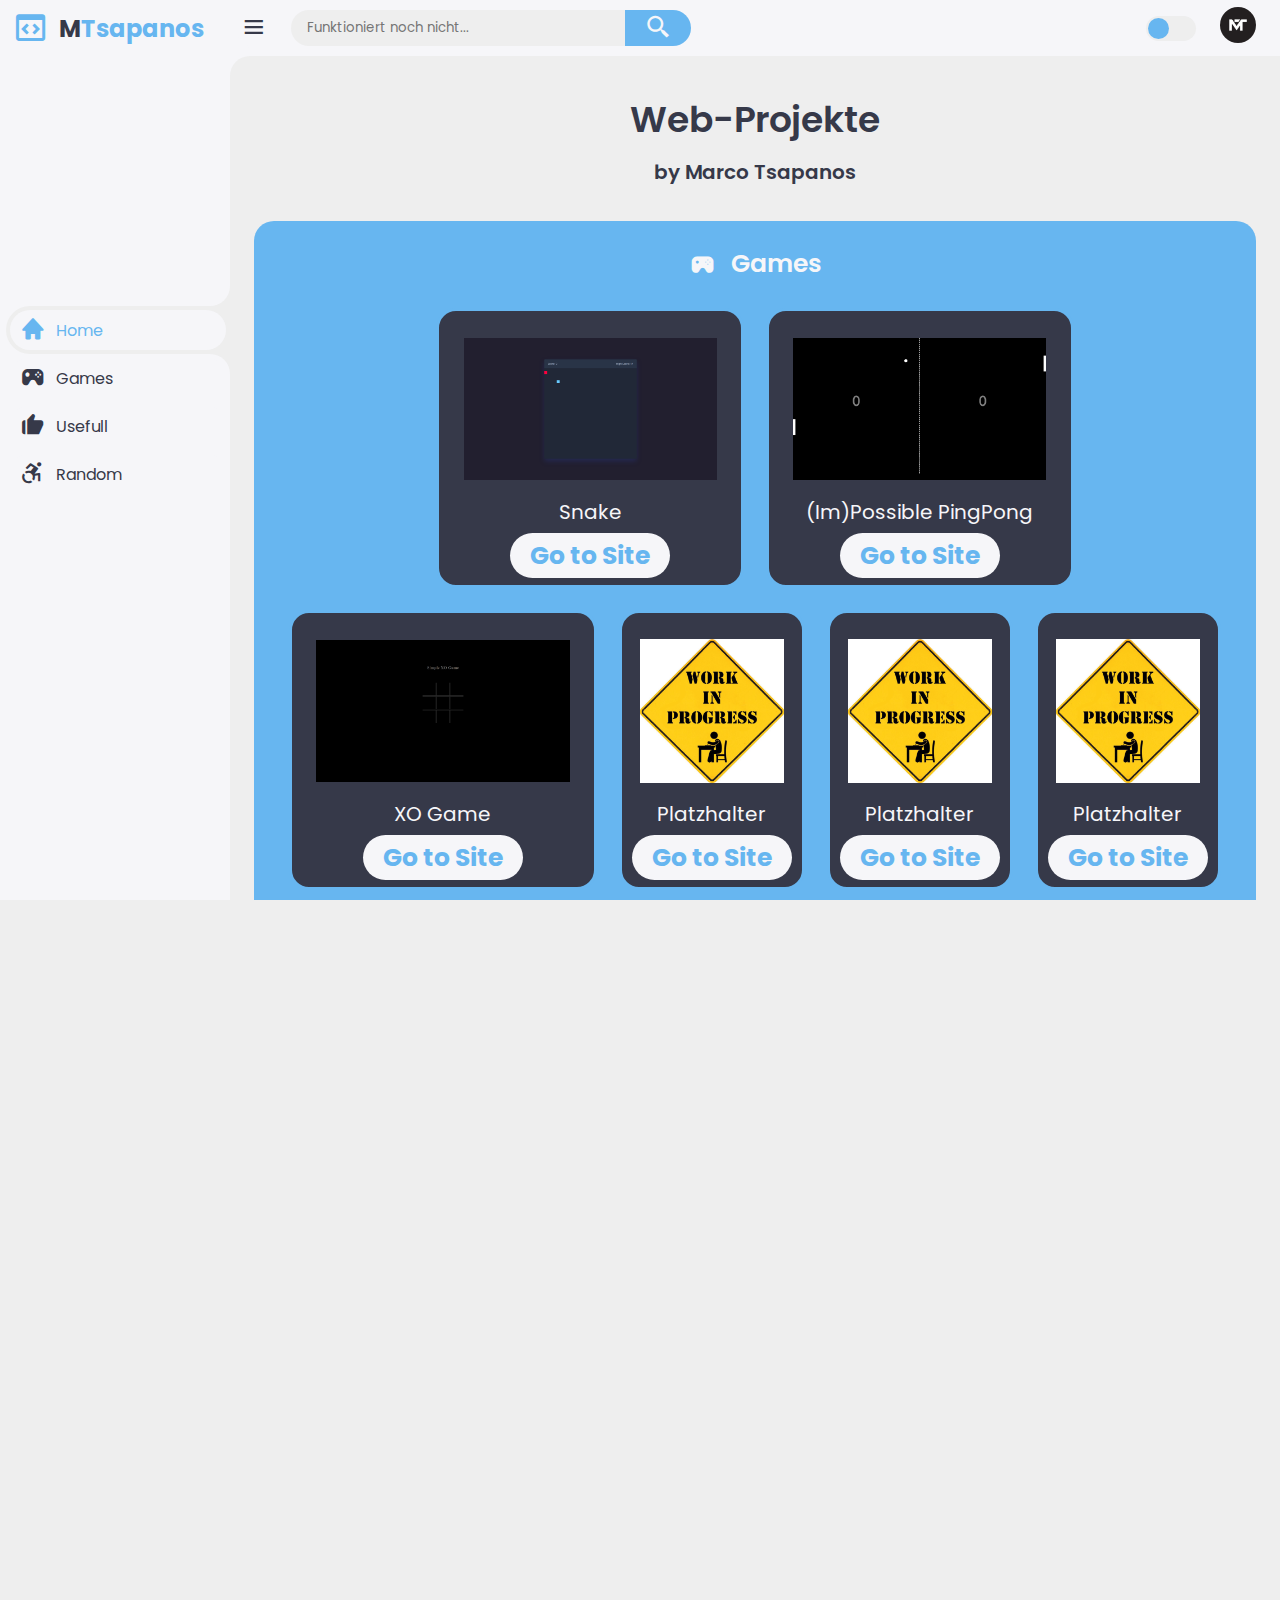
<file: index.html>
<!DOCTYPE html>
<html lang="en">

<head>
    <meta charset="UTF-8">
    <meta name="viewport" content="width=device-width, initial-scale=1.0">
    <link rel="icon" href="images/Logo.jpg" type="image/x-icon">
    <link href="https://unpkg.com/boxicons@2.1.4/css/boxicons.min.css" rel="stylesheet">
    <link rel="stylesheet" href="style.css">
    <title>Marco Tsapanos`s Website</title>
</head>

<body>
    <!-- Sidebar -->
    <div class="sidebar">
        <a href="#" class="logo">
            <i class="bx bx-code-block"></i>
            <div class="logo-name"><span>M</span>Tsapanos</div>
        </a>
        <ul class="side-menu">
            <li class="active"><a href="#"><i class="bx bxs-home"></i>Home</a></li>
            <li><a href="#"><i class="bx bxs-joystick"></i>Games</a></li>
            <li><a href="#"><i class="bx bxs-like"></i>Usefull</a></li>
            <li><a href="#"><i class="bx bx-accessibility"></i>Random</a></li>
        </ul>
    </div>
    <!-- End of Sidebar -->

    <!-- Main Content -->
    <div class="content">
        <!-- Navbar -->
        <nav>
            <i class="bx bx-menu"></i>
            <form action="#">
                <div class="form-input">
                    <input type="search" placeholder="Funktioniert noch nicht...">
                    <button class="search-btn" type="submit">
                        <i class="bx bx-search-alt-2"></i>
                    </button>
                </div>
            </form>
            <input type="checkbox" id="theme-toggle" hidden>
            <label for="theme-toggle" class="theme-toggle"></label>
            <a href="#" class="profile">
                <img src="images/Logo.jpg">
            </a>
        </nav>
        <!-- End of Navbar -->

        <!-- Main Content -->
        <main>
            <div class="header">
                <div class="left">
                    <h1>Web-Projekte</h1>
                    <h2>by Marco Tsapanos</h2>
                </div>
            </div>
            <div class="bottom-data">

                <div class="games-wrapper">
                    <div class="header">
                        <i class="bx bxs-joystick"></i>
                        <h3>Games</h3>
                    </div>
                    <div id="games"></div>
                </div>

                <div class="usefull-wrapper">
                    <div class="header">
                        <i class="bx bxs-like"></i>
                        <h3>Usefull</h3>
                    </div>
                    <div id="usefull"></div>
                </div>
                <div class="random-wrapper">
                    <div class="header">
                        <i class="bx bx-accessibility"></i>
                        <h3>Random</h3>
                    </div>
                    <div id="random"></div>
                </div>

            </div>

        </main>

    </div>
    <script src="index.js"></script>
</body>

</html>
</file>
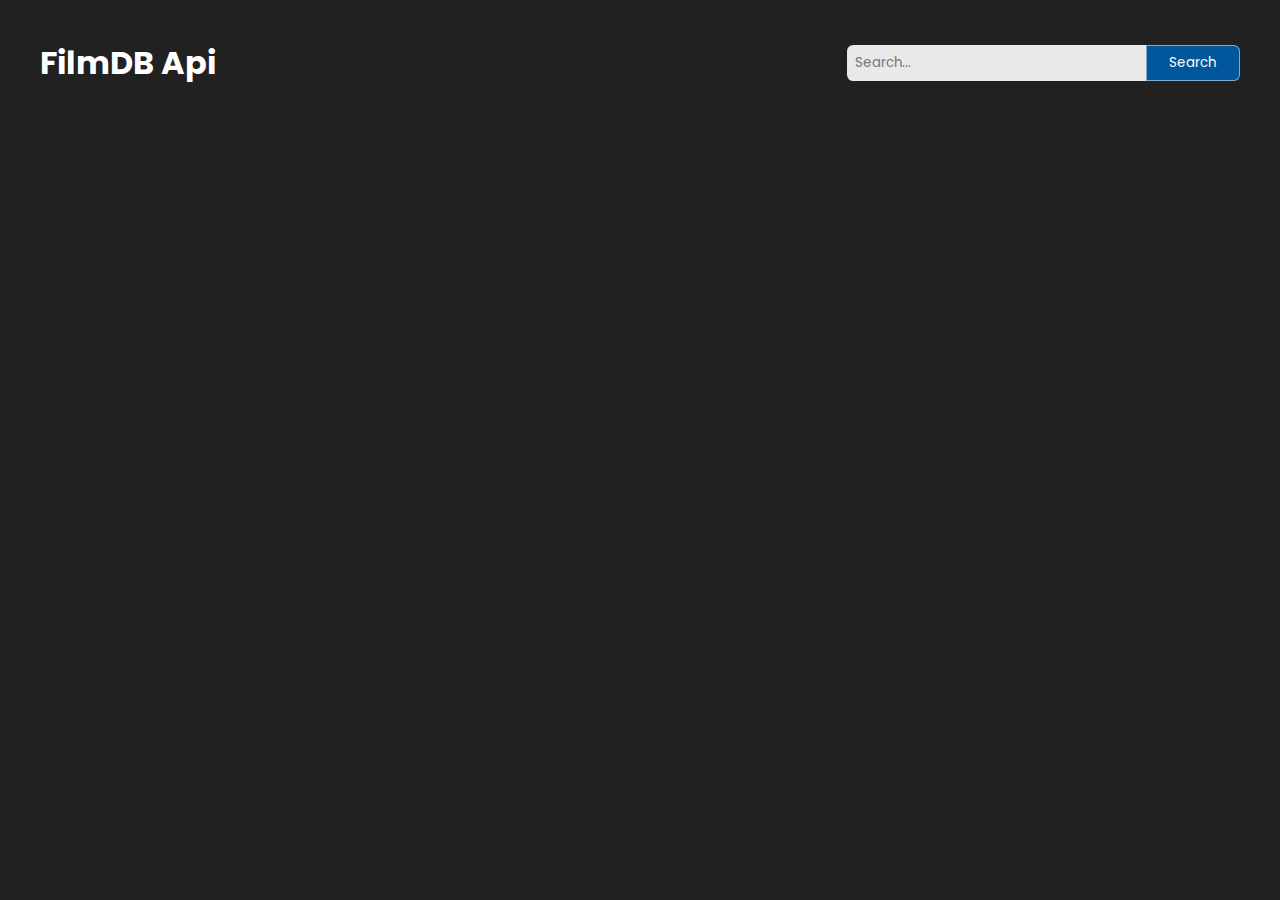
<file: FilmApp/index.html>
<!DOCTYPE html>
<html lang="en">

<head>
    <meta charset="UTF-8">
    <meta name="viewport" content="width=device-width, initial-scale=1.0">
    <link rel="stylesheet" href="style.css">
    <title>Film Website</title>
</head>

<body>

    <div class="container">
        <div class="search-box">
            <a href="#">
                <h1>FilmDB Api</h1>
            </a>
            <form id="search-form">
                <input type="text" id="search-input" placeholder="Search...">
                <button class="search-btn" type="submit">Search</button>
            </form>
        </div>

        <div id="result"></div>
    </div>





    <script src="index.js"></script>
</body>

</html>
</file>
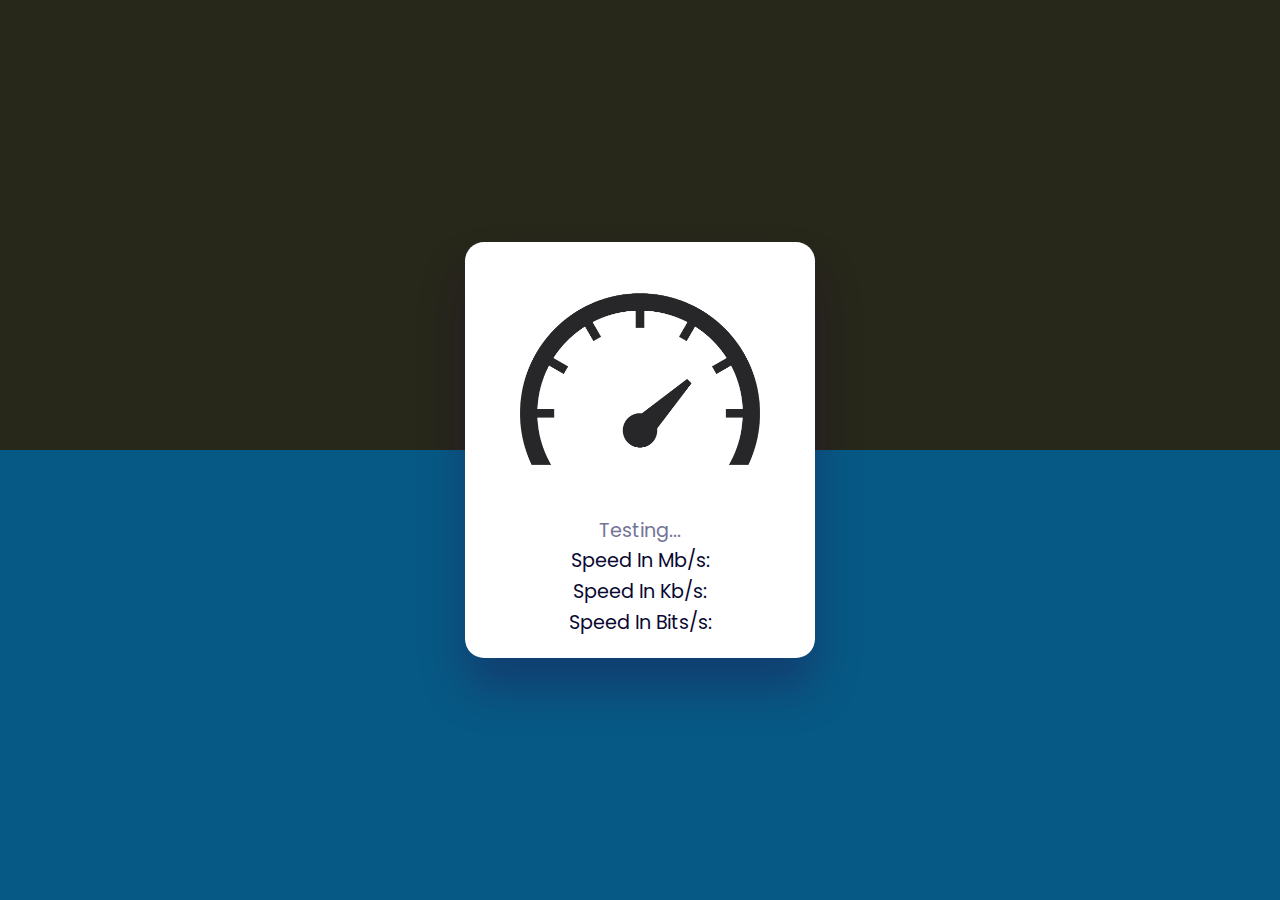
<file: InternetSpeedtest/index.html>
<!DOCTYPE html>
<html lang="en">
<head>
    <meta charset="UTF-8">
    <meta name="viewport" content="width=device-width, initial-scale=1.0">
    <link rel="stylesheet" href="style.css">
    <title>Internet Speedtest</title>
</head>
<body>
    <div class="container">
        <img src="speedometer.png">
        <p id="info"><span>...</span></p>
        <p id="mbs"><span>Speed In Mb/s: </span></p>
        <p id="kbs"><span>Speed In Kb/s: </span></p>
        <p id="bits"><span>Speed In Bits/s: </span></p>
    </div>
    <script src="index.js"></script>
</body>
</html>
</file>
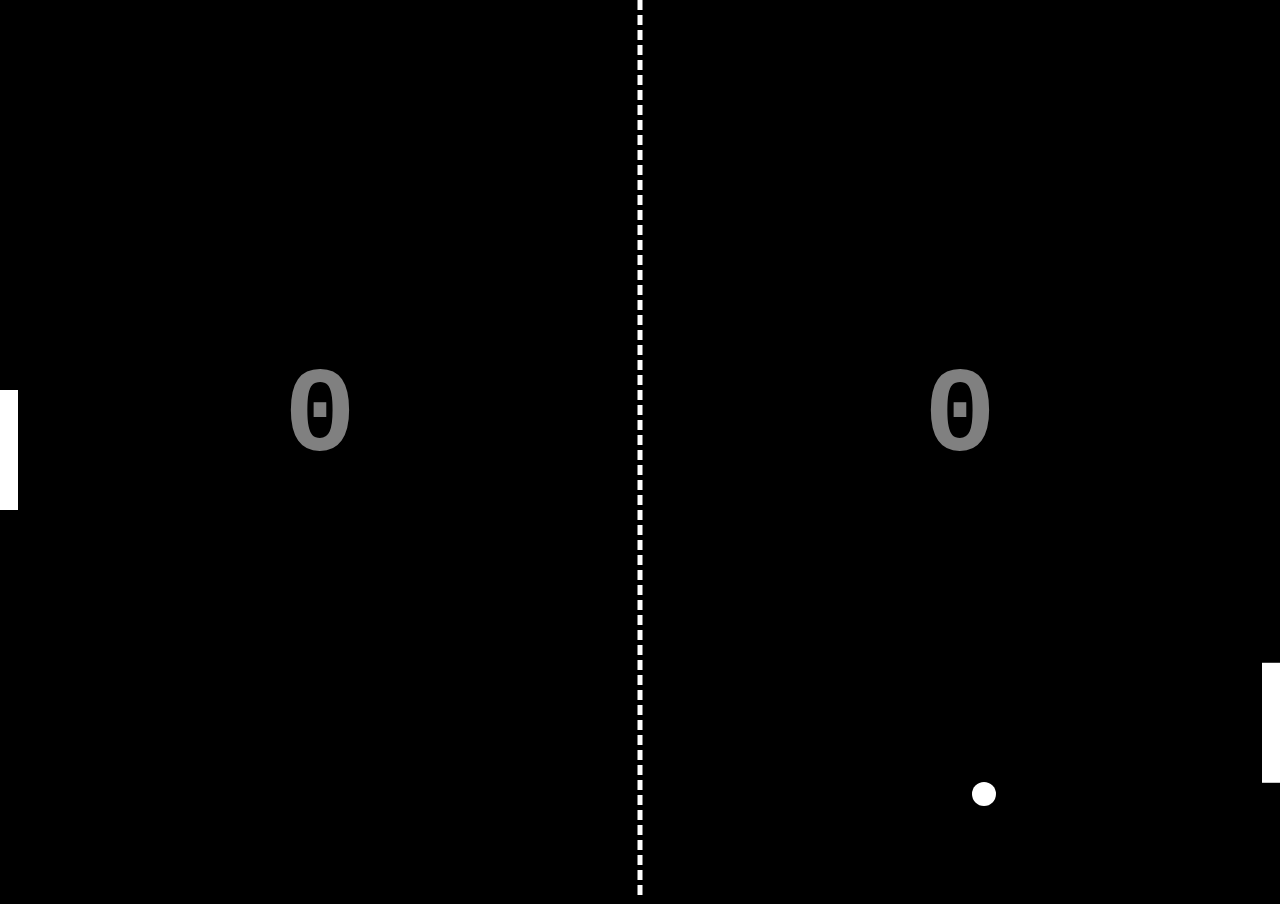
<file: PingPongGame/index.html>
<!DOCTYPE html>
<html lang="en">

<head>
    <meta charset="UTF-8">
    <meta name="viewport" content="width=device-width, initial-scale=1.0">
    <link rel="stylesheet" href="style.css">
    <title>PingPong Game</title>
</head>

<body>

    <canvas id="game"></canvas>




    <script src="index.js"></script>
</body>

</html>
</file>
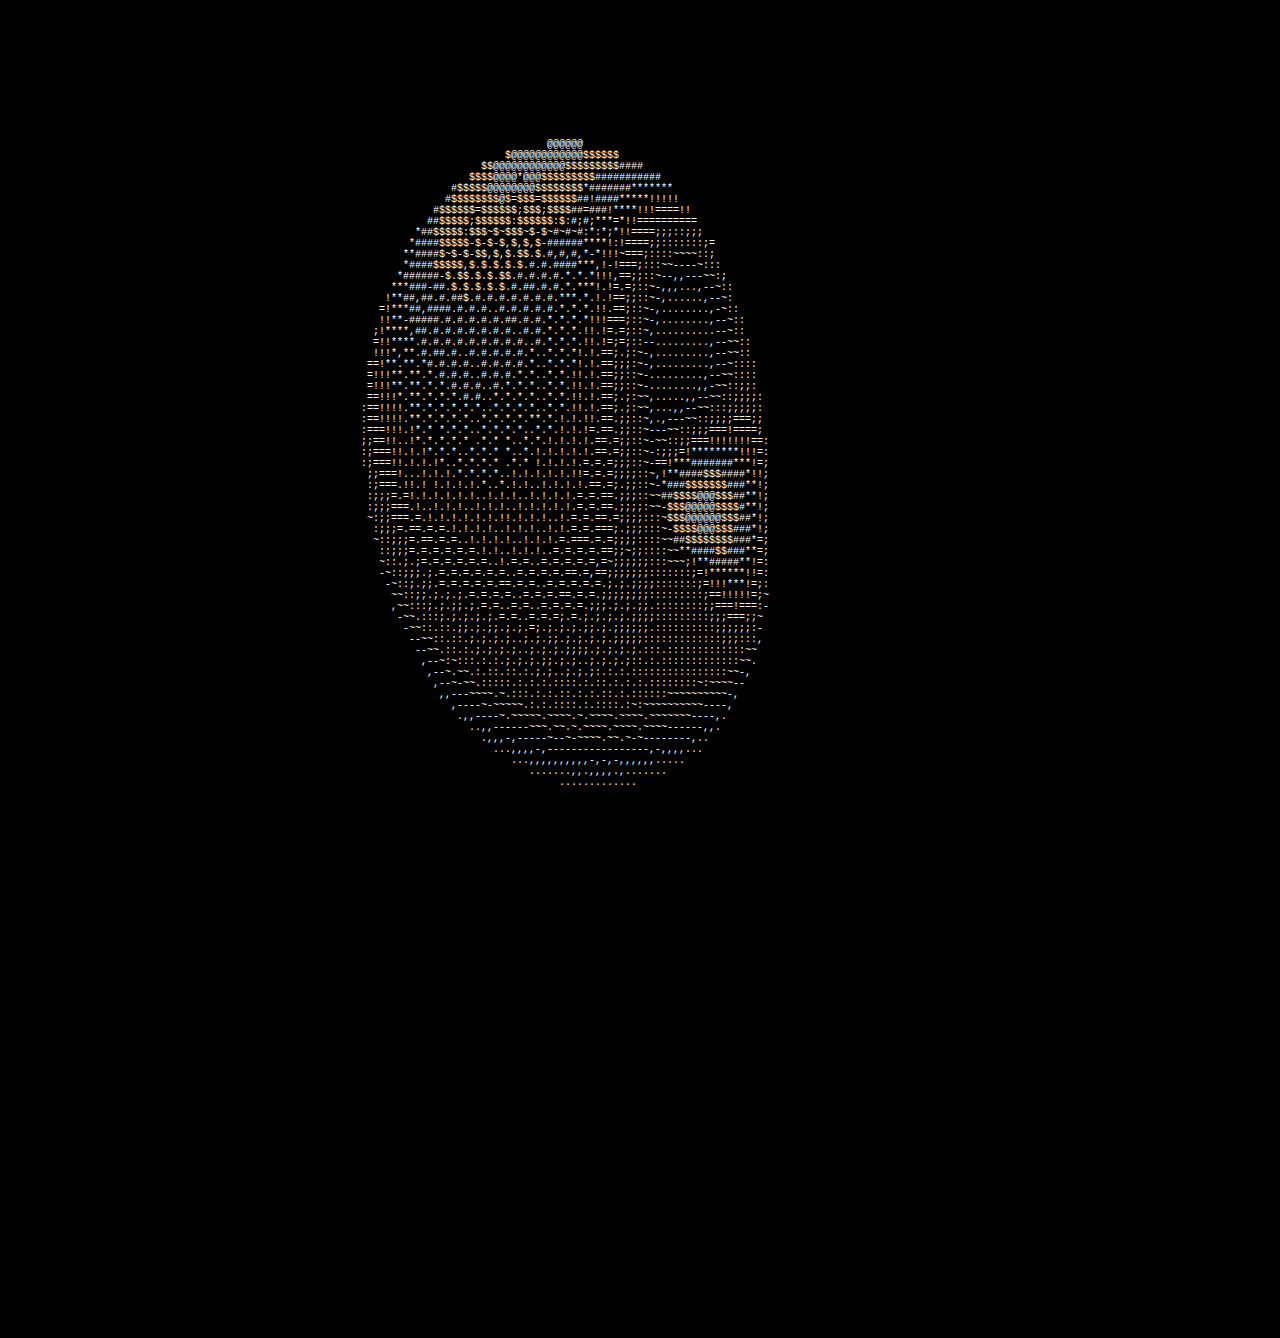
<file: RotatingDonut/index.html>
<!DOCTYPE html>
<html lang="en">

<head>
    <meta charset="UTF-8">
    <meta name="viewport" content="width=device-width, initial-scale=1.0">
    <link rel="stylesheet" href="style.css">
    <title>Ratating Donut</title>
</head>

<body>

    <div class="donut-container">
        <pre id="donut"></pre>
    </div>


    <script src="index.js"></script>
</body>

</html>
</file>
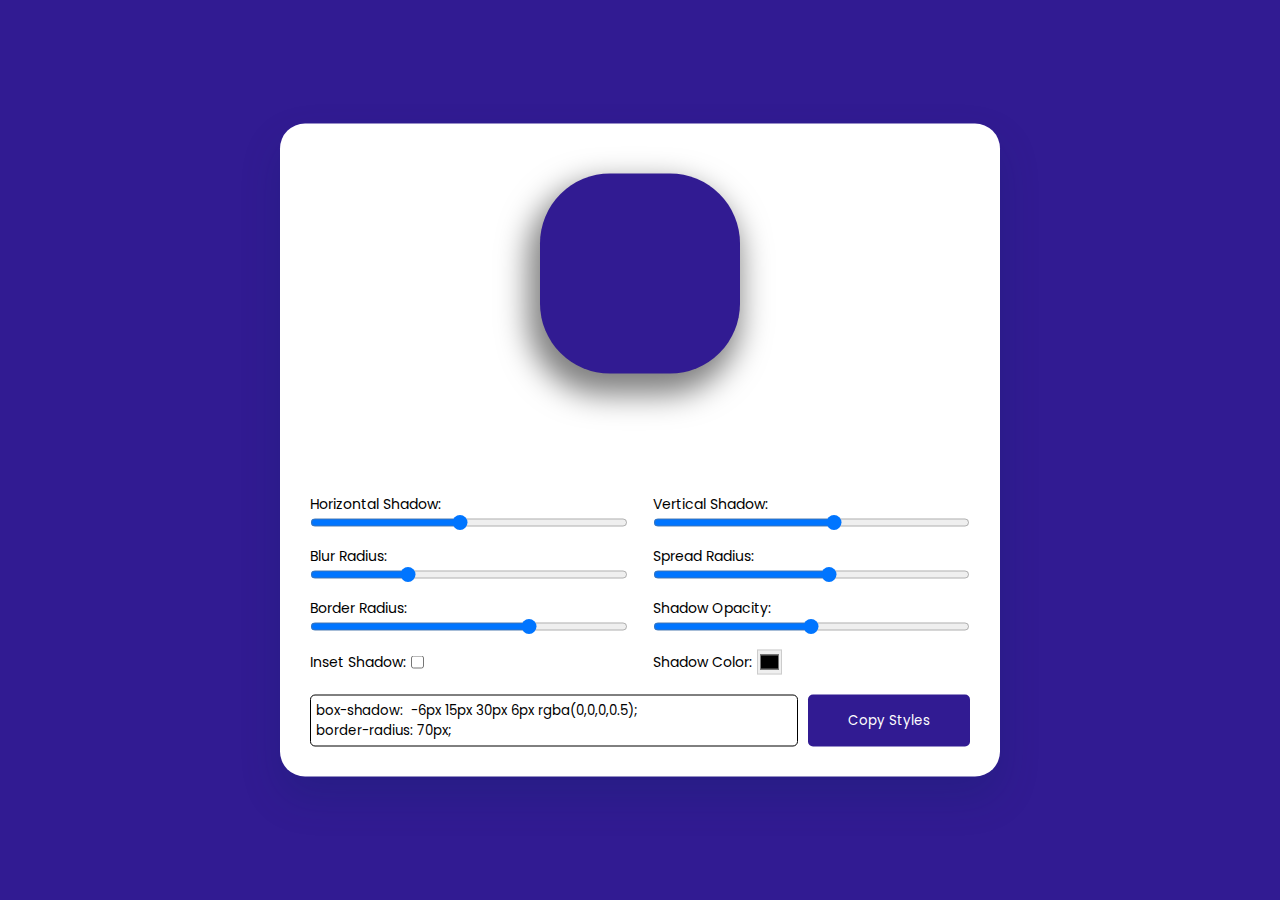
<file: SchattenGenerator/index.html>
<!DOCTYPE html>
<html lang="en">

<head>
    <meta charset="UTF-8">
    <meta name="viewport" content="width=device-width, initial-scale=1.0">
    <link rel="stylesheet" href="style.css">
    <title>Schatten Generator</title>
</head>

<body>

    <div class="container">
        <div class="result">
            <div id="preview"></div>
        </div>

        <div class="settings">
            <div class="range-wrapper">
                <label for="x-shadow">Horizontal Shadow: </label>
                <input type="range" id="x-shadow" min="-100" max="100" value="-6">
            </div>
            <div class="range-wrapper">
                <label for="y-shadow">Vertical Shadow: </label>
                <input type="range" id="y-shadow" min="-100" max="100" value="15">
            </div>
            <div class="range-wrapper">
                <label for="blur-r">Blur Radius: </label>
                <input type="range" id="blur-r" min="0" max="100" value="30">
            </div>
            <div class="range-wrapper">
                <label for="spread-r">Spread Radius: </label>
                <input type="range" id="spread-r" min="-50" max="50" value="6">
            </div>
            <div class="range-wrapper">
                <label for="border-r">Border Radius: </label>
                <input type="range" id="border-r" min="0" max="100" step="1" value="70">
            </div>
            <div class="range-wrapper">
                <label for="shadow-opacity">Shadow Opacity: </label>
                <input type="range" id="shadow-opacity" min="0" max="1" step="0.1" value="0,5">
            </div>

            <div class="input-wrapper">
                <label for="inset-shadow">Inset Shadow: </label>
                <input type="checkbox" id="inset-shadow">
            </div>


            <div id="color-wrapper">
                <label for="shadow-color">Shadow Color: </label>
                <input type="color" id="shadow-color">
            </div>
        </div>

        <div class="code-container">
            <textarea id="styles" rows="2"></textarea>
            <button id="copy-styles" onclick="copyStyles()">Copy Styles</button>
        </div>
    </div>




    <script src="index.js"></script>
</body>

</html>
</file>
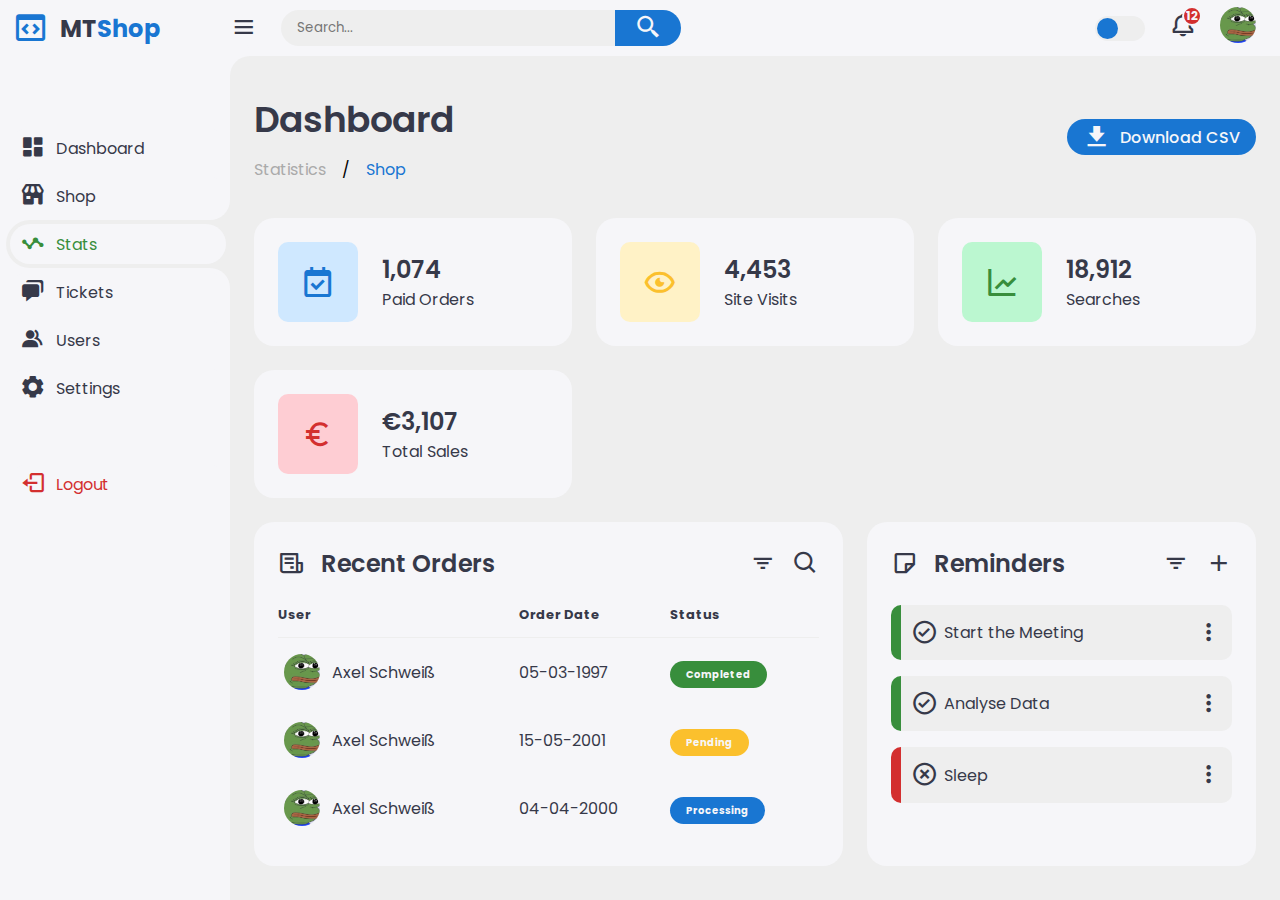
<file: ShopAdminDashboard/index.html>
<!DOCTYPE html>
<html lang="en">

<head>
    <meta charset="UTF-8">
    <meta name="viewport" content="width=device-width, initial-scale=1.0">
    <link href="https://unpkg.com/boxicons@2.1.4/css/boxicons.min.css" rel="stylesheet">
    <link rel="stylesheet" href="style.css">
    <title>Shop Admin Dashboard</title>
</head>

<body>
    <!-- Sidebar -->
    <div class="sidebar">
        <a href="#" class="logo">
            <i class="bx bx-code-block"></i>
            <div class="logo-name"><span>MT</span>Shop</div>
        </a>
        <ul class="side-menu">
            <li><a href="#"><i class="bx bxs-dashboard"></i>Dashboard</a></li>
            <li><a href="#"><i class="bx bxs-store"></i>Shop</a></li>
            <li class="active"><a href="#"><i class="bx bx-stats"></i>Stats</a></li>
            <li><a href="#"><i class="bx bxs-chat"></i>Tickets</a></li>
            <li><a href="#"><i class="bx bxs-group"></i>Users</a></li>
            <li><a href="#"><i class="bx bxs-cog"></i>Settings</a></li>
        </ul>
        <ul class="side-menu">
            <li>
                <a href="#" class="logout">
                    <i class="bx bx-log-out"></i>
                    Logout
                </a>
            </li>
        </ul>
    </div>
    <!-- End of Sidebar -->

    <!-- Main Content -->
    <div class="content">
        <!-- Navbar -->
        <nav>
            <i class="bx bx-menu"></i>
            <form action="#">
                <div class="form-input">
                    <input type="search" placeholder="Search...">
                    <button class="search-btn" type="submit">
                        <i class="bx bx-search-alt-2"></i>
                    </button>
                </div>
            </form>
            <input type="checkbox" id="theme-toggle" hidden>
            <label for="theme-toggle" class="theme-toggle"></label>
            <a href="#" class="notif">
                <i class="bx bx-bell"></i>
                <span class="count">12</span>
                <a href="#" class="profile">
                    <img src="Profile.jpg">
                </a>
            </a>
        </nav>
        <!-- End of Navbar -->

        <main>
            <div class="header">
                <div class="left">
                    <h1>Dashboard</h1>
                    <ul class="breadcrumb">
                        <li>
                            <a href="#">Statistics</a>
                        </li>
                        /
                        <li>
                            <a href="#" class="active">Shop</a>
                        </li>
                    </ul>
                </div>
                <a href="#" class="report">
                    <i class="bx bxs-download"></i>
                    <span>Download CSV</span>
                </a>
            </div>

            <!-- Insights -->
            <ul class="insights">
                <li>
                    <i class="bx bx-calendar-check"></i>
                    <span class="info">
                        <h3>1,074</h3>
                        <p>Paid Orders</p>
                    </span>
                </li>
                <li>
                    <i class="bx bx-show-alt"></i>
                    <span class="info">
                        <h3>4,453</h3>
                        <p>Site Visits</p>
                    </span>
                </li>
                <li>
                    <i class="bx bx-line-chart"></i>
                    <span class="info">
                        <h3>18,912</h3>
                        <p>Searches</p>
                    </span>
                </li>
                <li>
                    <i class="bx bx-euro"></i>
                    <span class="info">
                        <h3>€3,107</h3>
                        <p>Total Sales</p>
                    </span>
                </li>
            </ul>
            <!-- End of Insights -->

            <div class="bottom-data">

                <!-- Recent Orders -->

                <div class="orders">
                    <div class="header">
                        <i class="bx bx-receipt"></i>
                        <h3>Recent Orders</h3>
                        <i class="bx bx-filter"></i>
                        <i class="bx bx-search"></i>
                    </div>
                    <table>
                        <thead>
                            <tr>
                                <th>User</th>
                                <th>Order Date</th>
                                <th>Status</th>
                            </tr>
                        </thead>
                        <tbody>
                            <tr>
                                <td>
                                    <img src="Profile.jpg">
                                    <p>Axel Schweiß</p>
                                </td>
                                <td>05-03-1997</td>
                                <td>
                                    <span class="status completed">Completed</span>
                                </td>
                            </tr>
                            <tr>
                                <td>
                                    <img src="Profile.jpg">
                                    <p>Axel Schweiß</p>
                                </td>
                                <td>15-05-2001</td>
                                <td>
                                    <span class="status pending">Pending</span>
                                </td>
                            </tr>
                            <tr>
                                <td>
                                    <img src="Profile.jpg">
                                    <p>Axel Schweiß</p>
                                </td>
                                <td>04-04-2000</td>
                                <td>
                                    <span class="status process">Processing</span>
                                </td>
                            </tr>
                        </tbody>
                    </table>
                </div>

                <!-- Reminders -->
                <div class="reminders">
                    <div class="header">
                        <i class="bx bx-note"></i>
                        <h3>Reminders</h3>
                        <i class="bx bx-filter"></i>
                        <i class="bx bx-plus"></i>
                    </div>
                    <ul class="task-list">
                        <li class="completed">
                            <div class="task-title">
                                <i class="bx bx-check-circle"></i>
                                <p>Start the Meeting</p>
                            </div>
                            <i class="bx bx-dots-vertical-rounded"></i>
                        </li>
                        <li class="completed">
                            <div class="task-title">
                                <i class="bx bx-check-circle"></i>
                                <p>Analyse Data</p>
                            </div>
                            <i class="bx bx-dots-vertical-rounded"></i>
                        </li>
                        <li class="not-completed">
                            <div class="task-title">
                                <i class="bx bx-x-circle"></i>
                                <p>Sleep</p>
                            </div>
                            <i class="bx bx-dots-vertical-rounded"></i>
                        </li>
                    </ul>
                </div>
                <!-- End of Reminders -->
            </div>

        </main>

    </div>

    <script src="index.js"></script>
</body>

</html>
</file>
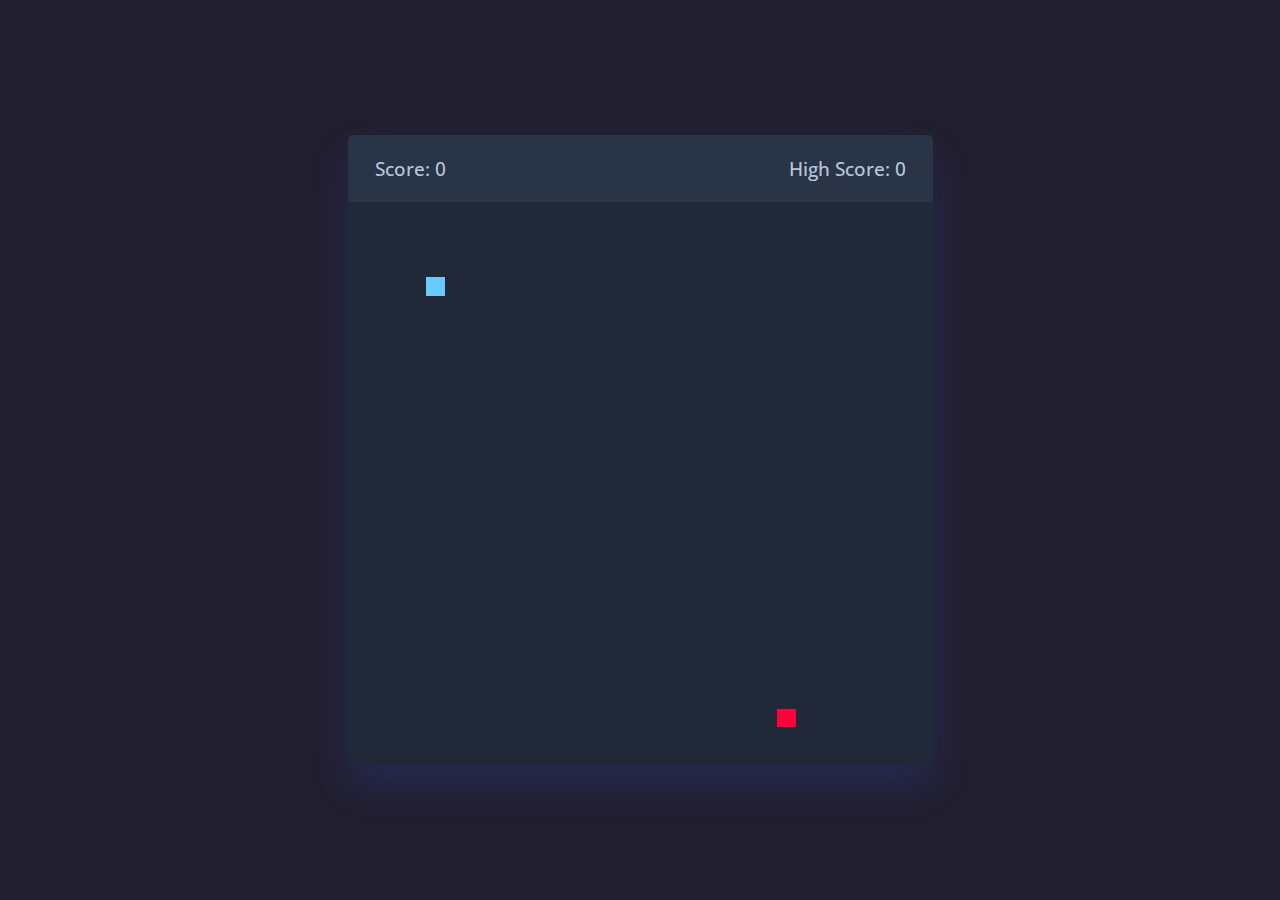
<file: SnakeGame/index.html>
<!DOCTYPE html>
<html lang="en">

<head>
    <meta charset="UTF-8">
    <meta name="viewport" content="width=device-width, initial-scale=1.0">
    <link rel="stylesheet" href="https://cdnjs.cloudflare.com/ajax/libs/font-awesome/6.4.0/css/all.min.css">
    <link href="https://unpkg.com/boxicons@2.1.4/css/boxicons.min.css" rel="stylesheet">
    <link rel="stylesheet" href="style.css">
    <title>Snake Game</title>
</head>

<body>

    <div class="wrapper">
        <div class="game-details">
            <span class="score">Score: 0</span>
            <span class="high-score">High Score: 0</span>
        </div>


        <div class="play-board"></div>

        <div class="controls">
            <i data-key="ArrowLeft" class="bx bxs-left-arrow-alt"></i>
            <i data-key="ArrowUp" class="bx bxs-up-arrow-alt"></i>
            <i data-key="ArrowRight" class="bx bxs-right-arrow-alt"></i>
            <i data-key="ArrowDown" class="bx bxs-down-arrow-alt"></i>
        </div>
    </div>

    <script src="index.js"></script>
</body>

</html>
</file>
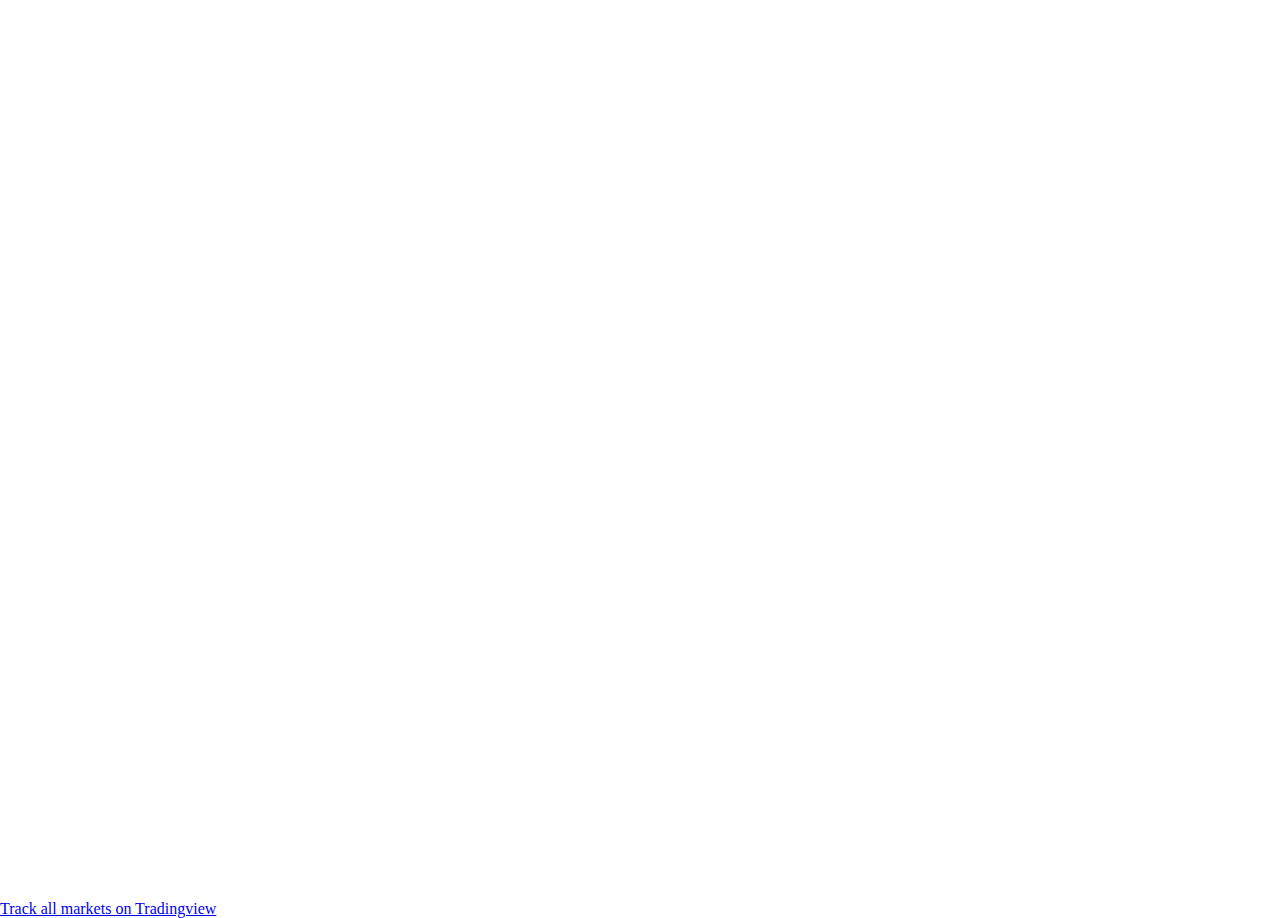
<file: TradingView/index.html>
<!DOCTYPE html>
<html lang="en">
<head>
    <meta charset="UTF-8">
    <meta name="viewport" content="width=device-width, initial-scale=1.0">
    <link rel="stylesheet" href="style.css">
    <title>Stock Tradingview</title>
</head>
<body>
    
    <div class="tradingview-widget-container">
        <div id="chart"></div>
        <div class="tradingview-widget-copyright">
            <a href="https://www.tradingview.com/" rel="noopener nofollow" target="_blank" class="blue-text">
                <span class="blue-text">Track all markets on Tradingview</span>
            </a>
        </div>
    </div>

    <script src="https://s3.tradingview.com/tv.js"></script>
    <script src="index.js"></script>
</body>
</html>
</file>
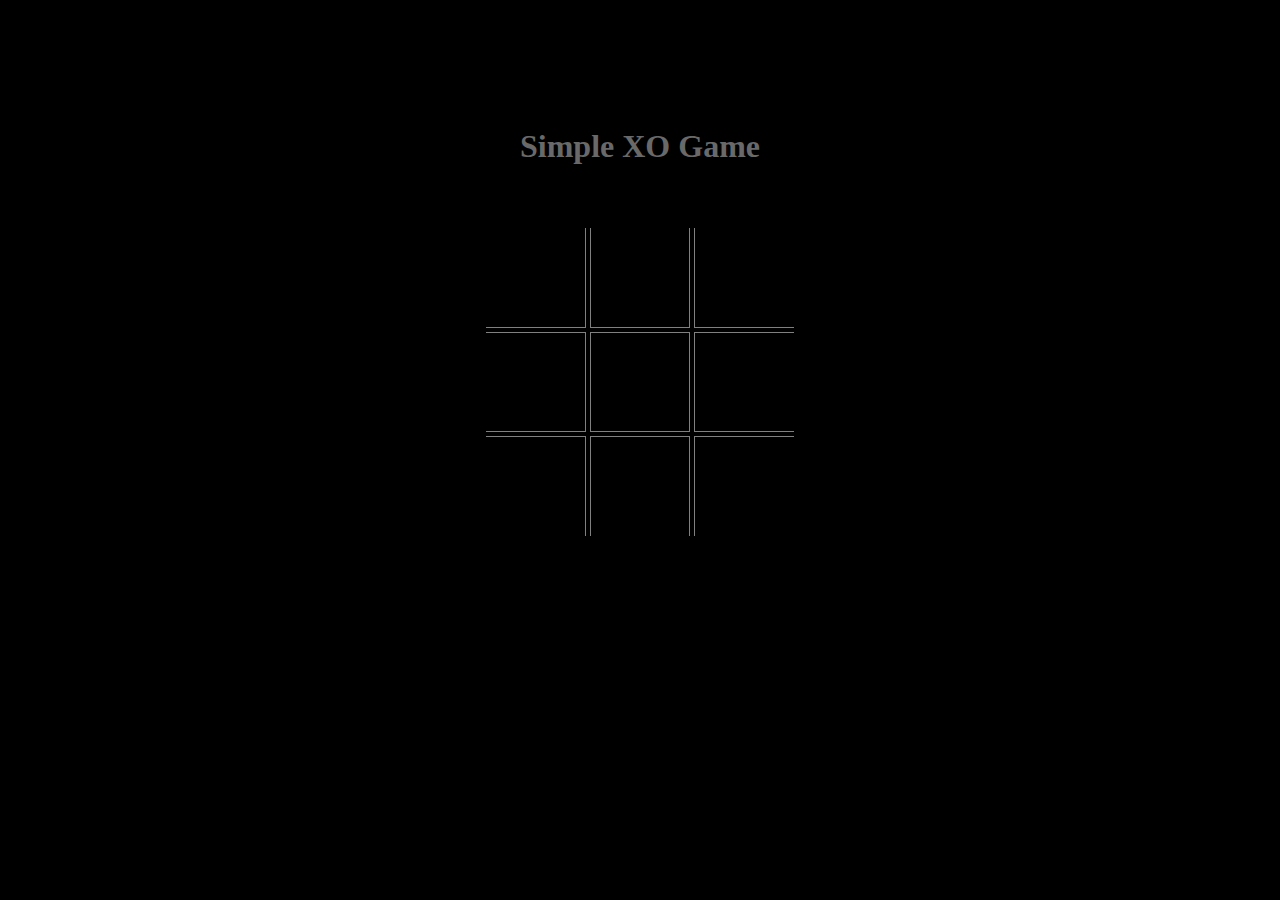
<file: XOGame/index.html>
<!DOCTYPE html>
<html lang="en">

<head>
    <meta charset="UTF-8">
    <meta http-equiv="X-UA-Compatible" content="IE=edge">
    <meta name="viewport" content="width=device-width, initial-scale=1.0">
    <link rel="stylesheet" href="style.css">
    <title>XO Game</title>
</head>

<body>
    <h1>Simple XO Game</h1>
    <div id="container">
        <div class="block">
            <div id="box1" class="box top left">
                <span data-player="none" onclick="play(this)">&nbsp;</span>
            </div>
            <div id="box2" class="box top">
                <span data-player="none" onclick="play(this)">&nbsp;</span>
            </div>
            <div id="box3" class="box top right">
                <span data-player="none" onclick="play(this)">&nbsp;</span>
            </div>
        </div>
        <div class="block">
            <div id="box4" class="box left">
                <span data-player="none" onclick="play(this)">&nbsp;</span>
            </div>
            <div id="box5" class="box">
                <span data-player="none" onclick="play(this)">&nbsp;</span>
            </div>
            <div id="box6" class="box right">
                <span data-player="none" onclick="play(this)">&nbsp;</span>
            </div>
        </div>
        <div class="block">
            <div id="box7" class="box bottom left">
                <span data-player="none" onclick="play(this)">&nbsp;</span>
            </div>
            <div id="box8" class="box bottom">
                <span data-player="none" onclick="play(this)">&nbsp;</span>
            </div>
            <div id="box9" class="box bottom right">
                <span data-player="none" onclick="play(this)">&nbsp;</span>
            </div>
        </div>
    </div>

    <script src="index.js"></script>
</body>

</html>
</file>
<file: style.css>
@import url("https://fonts.googleapis.com/css2?family=Poppins:wght@300;400;500;600;700;800&display=swap");

:root {
  --light: #f6f6f9;
  --primary: rgb(103, 182, 240);
  --light-primary: #cfe8ff;
  --grey: #eee;
  --dark-grey: #aaaaaa;
  --dark: #363949;
  --danger: #d32f2f;
  --light-danger: #fecdd3;
  --warning: #fbc02d;
  --light-warning: #fff2c6;
  --light-success: #bbf7d0;
}

* {
  margin: 0;
  padding: 0;
  box-sizing: border-box;
  font-family: "Poppins", sans-serif;
}

.bx {
  font-size: 1.7rem;
}

a {
  text-decoration: none;
}

li {
  list-style: none;
}

html {
  overflow-x: hidden;
}

body.dark {
  --light: #181a1e;
  --grey: #25252c;
  --dark: #fbfbfb;
}

body {
  background: var(--grey);
  overflow-x: hidden;
}

.sidebar {
  position: fixed;
  top: 0;
  left: 0;
  background: var(--light);
  width: 230px;
  height: 100%;
  z-index: 2000;
  overflow-x: hidden;
  scrollbar-width: none;
  transition: all 0.3s ease;
}

.sidebar::-webkit-scrollbar {
  display: none;
}

.sidebar.close {
  width: 60px;
}

.sidebar.close .side-menu {
  width: 60px;
  margin-top: 385%;
}
.sidebar .logo {
  font-size: 24px;
  font-weight: 700;
  height: 56px;
  display: flex;
  align-items: center;
  color: var(--primary);
  z-index: 500;
  padding-bottom: 20px;
  box-sizing: content-box;
}

.sidebar .logo .logo-name span {
  margin-left: -1px;
  color: var(--dark);
}

.sidebar .logo .bx {
  min-width: 60px;
  display: flex;
  justify-content: center;
  font-size: 2.2rem;
}

.sidebar .side-menu {
  width: 100%;
  margin-top: 100%;
}

.sidebar .side-menu li {
  height: 48px;
  background: transparent;
  margin-left: 6px;
  border-radius: 48px 0 0 48px;
  padding: 4px;
}

.sidebar .side-menu li.active {
  background: var(--grey);
  position: relative;
}

.sidebar .side-menu li.active::before {
  content: "";
  position: absolute;
  width: 40px;
  height: 40px;
  border-radius: 50%;
  top: -40px;
  right: 0;
  box-shadow: 20px 20px 0 var(--grey);
  z-index: -1;
}

.sidebar .side-menu li.active::after {
  content: "";
  position: absolute;
  width: 40px;
  height: 40px;
  border-radius: 50%;
  bottom: -40px;
  right: 0;
  box-shadow: 20px -20px 0 var(--grey);
  z-index: -1;
}

.sidebar .side-menu li a {
  width: 100%;
  height: 100%;
  background: var(--light);
  display: flex;
  align-items: center;
  border-radius: 48px;
  font-size: 16px;
  color: var(--dark);
  white-space: nowrap;
  overflow-x: hidden;
  transition: all 0.3s ease;
}

.sidebar .side-menu li.active a {
  color: var(--primary);
}

.sidebar.close .side-menu li.active a {
  width: calc(48px - (4px * 2));
  transition: all 0.3s ease;
}

.sidebar .side-menu li a .bx {
  min-width: calc(60px - ((4px + 3px) * 2));
  display: flex;
  font-size: 1.6rem;
  justify-content: center;
}

.content {
  position: relative;
  width: calc(100% - 230px);
  left: 230px;
  transition: all 0.3s ease;
}

.sidebar.close ~ .content {
  width: calc(100% - 60px);
  left: 60px;
}

.content nav {
  height: 56px;
  background: var(--light);
  padding: 0 24px 0 0;
  display: flex;
  align-items: center;
  grid-gap: 24px;
  position: sticky;
  top: 0;
  left: 0;
  z-index: 1000;
}

.content nav::before {
  content: "";
  position: absolute;
  width: 40px;
  height: 40px;
  bottom: -40px;
  left: 0;
  border-radius: 50%;
  box-shadow: -20px -20px 0 var(--light);
}

.content nav a {
  color: var(--dark);
}

.content nav .bx.bx-menu {
  margin-left: 10px;
  cursor: pointer;
  color: var(--dark);
}

.content nav form {
  max-width: 400px;
  width: 100%;
  margin-right: auto;
}

.content nav form .form-input {
  display: flex;
  align-items: center;
  height: 36px;
}

.content nav form .form-input input {
  flex-grow: 1;
  padding: 0 16px;
  height: 100%;
  border: none;
  background: var(--grey);
  border-radius: 36px 0 0 36px;
  outline: none;
  width: 100%;
  color: var(--dark);
}

.content nav form .form-input button {
  width: 80px;
  height: 100%;
  display: flex;
  justify-content: center;
  align-items: center;
  background: var(--primary);
  color: var(--light);
  font-size: 18px;
  border: none;
  outline: none;
  border-radius: 0 36px 36px 0;
  cursor: pointer;
}

.content nav .notif {
  font-size: 200px;
  position: relative;
}

.content nav .profile img {
  width: 36px;
  height: 36px;
  object-fit: cover;
  border-radius: 50%;
}

.content nav .theme-toggle {
  display: block;
  min-width: 50px;
  height: 25px;
  background: var(--grey);
  cursor: pointer;
  position: relative;
  border-radius: 25px;
}

.content nav .theme-toggle::before {
  content: "";
  position: absolute;
  top: 2px;
  left: 2px;
  bottom: 2px;
  width: calc(25px - 4px);
  background: var(--primary);
  border-radius: 50%;
  transition: all 0.3s ease;
}

.content nav #theme-toggle:checked + .theme-toggle::before {
  left: calc(100% - (25px - 4px) - 2px);
}

.content main {
  width: 100%;
  padding: 36px 24px;
  max-height: calc(100vh - 56px);
}

.content main .header {
  display: flex;
  align-items: center;
  justify-content: center;
  grid-gap: 16px;
  flex-wrap: wrap;
}

.content main .header .left h1 {
  text-align: center;
  font-size: 36px;
  font-weight: 600;
  margin-bottom: 10px;
  color: var(--dark);
}

.content main .header .left h2 {
  text-align: center;
  font-size: 20px;
  font-weight: 600;
  margin-bottom: 10px;
  color: var(--dark);
}

.content main .bottom-data {
  display: flex;
  flex-wrap: wrap;
  grid-gap: 24px;
  margin-top: 24px;
  width: 100%;
  color: var(--dark);
}

.content main .bottom-data > div {
  border-radius: 20px;
  background: var(--light);
  padding: 24px;
  overflow-x: auto;
}

.content main .bottom-data .header {
  display: flex;
  align-items: center;
  grid-gap: 16px;
  margin-bottom: 24px;
}

.content main .bottom-data .header h3,
.content main .bottom-data .header i {
  font-size: 25px;
  font-weight: 600;
  color: var(--light);
}

.content main .bottom-data .games-wrapper,
.content main .bottom-data .usefull-wrapper,
.content main .bottom-data .random-wrapper {
  flex-grow: 1;
  flex-basis: 100%;
  background-color: var(--primary);
}

#games,
#usefull,
#random {
  align-items: center;
  justify-content: center;
  width: 100%;
  display: flex;
  flex-wrap: wrap;
  grid-gap: 20px;
}

.box {
  margin: 1px;
  display: flex;
  flex-direction: column;
  align-items: center;
  justify-content: center;
  border: 3px solid var(--primary);
  border-radius: 20px;
  padding: 10px;
  background-color: var(--dark);
}
.img-box {
  width: 100%;
  height: 176px;
  display: flex;
  align-items: center;
  justify-content: center;
}

.images {
  max-height: 90%;
  max-width: 90%;
  object-fit: cover;
  object-position: center;
  cursor: pointer;
}

.img-box img {
  transition: 0.2s linear;
}

.img-box:hover img {
  transform: scale(1.1);
}

.bottom {
  margin-top: 20px;
  width: 100%;
  align-items: center;
  justify-content: center;
  display: flex;
  flex-direction: column;
  align-items: center;
  justify-content: center;
  height: 110px;
}

p {
  text-align: center;
  align-items: center;
  justify-content: center;
  margin-bottom: 10px;
  color: var(--light);
  font-size: 20px;
}
h4 {
  text-align: center;
}

h4 a {
  background-color: var(--dark);
  border-radius: 36px;
  padding: 5px 20px 5px 20px;
  font-size: 25px;
  color: var(--primary);
  background-color: var(--light);
}

@media screen and (max-width: 768px) {
  .sidebar {
    width: 200px;
  }

  .sidebar .logo {
    margin-left: -2px;
  }

  .sidebar.close .logo .logo-name {
    margin-left: 2px;
  }

  .sidebar .side-menu {
    margin-top: 115%;
  }

  .content {
    width: calc(100% - 60px);
    left: 200px;
  }
}

@media screen and (max-width: 576px) {
  .content nav form .form-input input {
    display: none;
  }

  .content nav form .form-input button {
    width: auto;
    height: auto;
    background: transparent;
    color: var(--dark);
    border-radius: none;
  }

  .content nav form.show .form-input input {
    display: block;
    width: 100%;
  }

  .content nav form.show .form-input button {
    width: 36px;
    height: 100%;
    color: var(--light);
    background: var(--danger);
    border-radius: 0 36px 36px 0;
  }

  .content nav form.show ~ .notif,
  .content nav form.show ~ .profile {
    display: none;
  }
}
</file>
<file: FilmApp/style.css>
@import url("https://fonts.googleapis.com/css2?family=Poppins:wght@300;400;500;600;700;800&display=swap");

* {
  margin: 0;
  outline: none;
  font-family: "Poppins", sans-serif;
  box-sizing: border-box;
}

a {
  color: #fff;
  text-decoration: none;
}

body {
  color: #fff;
  background-color: #212121;
  padding: 1.5rem;
}

.search-box {
  width: 100%;
  display: flex;
  justify-content: space-between;
  flex-wrap: wrap;
  max-width: 1200px;
  align-items: center;
  margin: 15px 0 30px 0;
}

.search-box form {
  display: flex;
  max-width: 400px;
}

.search-box input {
  width: 100%;
  max-width: 400px;
  padding: 8px;
  border-radius: 0.4rem 0 0 0.4rem;
  border: none;
  background-color: rgba(255, 255, 255, 0.9);
}

.search-box .search-btn {
  width: 120px;
  background-color: #01579b;
  color: #fff;
  cursor: pointer;
  padding: 6px 8px;
  border: 1px solid rgba(255, 255, 255, 0.5);
  border-radius: 0 0.4rem 0.4rem 0;
  transition: all 0.5s ease;
}

.search-box .search-btn:hover {
  background-color: #0091ea;
  border: 1px solid #fff;
}

.container {
  width: 100%;
  max-height: 100vh;
  display: flex;
  align-items: center;
  flex-direction: column;
}

.container .card {
  position: relative;
  font-size: 14px;
  border: 1px solid rgba(255, 255, 255, 0.6);
  border-radius: 0.4rem;
  line-height: 20px;
  width: 285px;
  height: 360px;
  overflow: hidden;
  transition: all 0.5s ease;
}

.container .card .card-content {
  width: 100%;
  position: absolute;
  bottom: 0;
  left: 0;
  padding: 100px 10px 5px;
  background-image: linear-gradient(
    180deg,
    rgba(51, 55, 69, 0),
    rgba(16, 21, 40, 0.95)
  );
  transition: all 0.5s ease;
}

.container .card .card-content .card-header {
  padding: 8px 0;
  display: flex;
  align-items: center;
  justify-content: space-between;
}

.container .card .card-content .card-btn {
  color: #fff;
  cursor: pointer;
  padding: 6px 8px;
  border: 1px solid rgba(255, 255, 255, 0.5);
  border-radius: 0.4rem;
  transition: all 0.5s ease;
}

.container .card .card-content .info {
  max-height: 0;
  opacity: 0;
  border-top: 1px solid rgba(255, 255, 255, 0.3);
  overflow: hidden;
  transition: all 0.5s ease;
}

.container .card:hover {
  cursor: pointer;
}

.container .card:hover .card-content {
  background-image: linear-gradient(180deg, rgba(51, 55, 69, 0), #101528 48%);
}

.container .card:hover .card-btn {
  background-color: #0091ea;
  border-color: #0091ea;
}

.container .card:hover .info {
  max-height: 200px;
  opacity: 1;
  padding: 8px 0;
}

#result {
  display: flex;
  max-width: 1200px;
  gap: 15px;
  flex-direction: row;
  flex-wrap: wrap;
  justify-content: center;
}

@media screen and (max-width: 550px) {
  .search-box {
    justify-content: center;
  }

  .search-box form {
    margin-top: 10px;
  }
}
</file>
<file: InternetSpeedtest/style.css>
@import url('https://fonts.googleapis.com/css2?family=Poppins:wght@300;400;500;600;700;800&display=swap');

*{
    margin: 0;
    padding: 0;
    box-sizing: border-box;
    font-family: "Poppins", sans-serif;
}

body{
    height: 100vh;
    background: linear-gradient(#27271a 50%, #075985 50%);
    display: flex;
    align-items: center;
    justify-content: center;
}

.container{
    background-color: #fff;
    display: flex;
    flex-direction: column;
    align-items: center;
    width: 350px;
    padding: 0 2em 1em;
    border-radius: 1em;
    font-size: 1.2em;
    line-height: 1.6em;
    box-shadow: 0 1.6em 2.4em rgba(40, 4, 67, 0.3);
}

.container img{
    width: 100%;
}

p{
   font-weight: 400;
   color: #747497;
}

span{
    font-weight: 400;
    color: #090931;
}
</file>
<file: PingPongGame/style.css>
body {
  margin: 0;
  padding: 0;
  text-align: center;
  overflow: hidden;
  background-color: black;
}
</file>
<file: RotatingDonut/style.css>
body {
  background-color: #000;
  color: #fff;
  height: 100vh;
  overflow: hidden;
}

pre {
  font-family: monospace;
  font-size: 10px;
}

.donut-container {
  display: flex;
  align-items: center;
  justify-content: center;
  height: 100%;
}
</file>
<file: SchattenGenerator/style.css>
@import url("https://fonts.googleapis.com/css2?family=Poppins:wght@300;400;500;600;700;800&display=swap");

* {
  margin: 0;
  padding: 0;
  box-sizing: border-box;
  font-family: "Poppins", sans-serif;
}

body {
  background-color: #311b92;
}

label {
  font-size: 14px;
}

.container {
  background-color: #fff;
  position: absolute;
  transform: translate(-50%, -50%);
  top: 50%;
  left: 50%;
  padding: 30px;
  width: 80vmin;
  border-radius: 25px;
  box-shadow: 0 20px 40px rgba(2, 42, 83, 0.2);
}

.result {
  padding: 20px 0 120px;
}

#preview {
  background-color: #311b92;
  width: 200px;
  height: 200px;
  position: relative;
  margin: auto;
  border-radius: 70px;
  box-shadow: -6px 15px 30px 6px rgba(0, 0, 0, 0.5);
}

.settings {
  display: grid;
  grid-template-columns: 6fr 6fr;
  gap: 15px 25px;
}

.range-wrapper,
#color-wrapper {
  display: flex;
  flex-direction: column;
  justify-content: space-between;
}

input[type="range"] {
  width: 100%;
  cursor: pointer;
}

input[type="checkbox"] {
  cursor: pointer;
}

.code-container {
  display: grid;
  grid-template-columns: 6fr 2fr;
  gap: 10px;
  margin-top: 20px;
}

.code-container button {
  background-color: #311b92;
  border-radius: 5px;
  cursor: pointer;
  border: none;
  color: #fff;
}

textarea {
  resize: none;
  padding: 5px;
  border: 1px solid #000;
  border-radius: 5px;
}

.input-wrapper {
  display: flex;
  align-items: center;
  gap: 5px;
}

#color-wrapper {
  display: flex;
  flex-direction: row;
  justify-content: flex-start;
  align-items: center;
  gap: 5px;
}

input[type="color"] {
  width: 25px;
  height: 25px;
  border: 1px solid #ccc;
  cursor: pointer;
}
</file>
<file: ShopAdminDashboard/style.css>
@import url("https://fonts.googleapis.com/css2?family=Poppins:wght@300;400;500;600;700;800&display=swap");

:root {
  --light: #f6f6f9;
  --primary: #1976d2;
  --light-primary: #cfe8ff;
  --grey: #eee;
  --dark-grey: #aaaaaa;
  --dark: #363949;
  --danger: #d32f2f;
  --light-danger: #fecdd3;
  --warning: #fbc02d;
  --light-warning: #fff2c6;
  --success: #388e3c;
  --light-success: #bbf7d0;
}

* {
  margin: 0;
  padding: 0;
  box-sizing: border-box;
  font-family: "Poppins", sans-serif;
}

.bx {
  font-size: 1.7rem;
}

a {
  text-decoration: none;
}

li {
  list-style: none;
}

html {
  overflow-x: hidden;
}

body.dark {
  --light: #181a1e;
  --grey: #25252c;
  --dark: #fbfbfb;
}

body {
  background: var(--grey);
  overflow-x: hidden;
}

.sidebar {
  position: fixed;
  top: 0;
  left: 0;
  background: var(--light);
  width: 230px;
  height: 100%;
  z-index: 2000;
  overflow-x: hidden;
  scrollbar-width: none;
  transition: all 0.3s ease;
}

.sidebar::-webkit-scrollbar {
  display: none;
}

.sidebar.close {
  width: 60px;
}

.sidebar .logo {
  font-size: 24px;
  font-weight: 700;
  height: 56px;
  display: flex;
  align-items: center;
  color: var(--primary);
  z-index: 500;
  padding-bottom: 20px;
  box-sizing: content-box;
}

.sidebar .logo .logo-name span {
  color: var(--dark);
}

.sidebar .logo .bx {
  min-width: 60px;
  display: flex;
  justify-content: center;
  font-size: 2.2rem;
}

.sidebar .side-menu {
  width: 100%;
  margin-top: 48px;
}

.sidebar .side-menu li {
  height: 48px;
  background: transparent;
  margin-left: 6px;
  border-radius: 48px 0 0 48px;
  padding: 4px;
}

.sidebar .side-menu li.active {
  background: var(--grey);
  position: relative;
}

.sidebar .side-menu li.active::before {
  content: "";
  position: absolute;
  width: 40px;
  height: 40px;
  border-radius: 50%;
  top: -40px;
  right: 0;
  box-shadow: 20px 20px 0 var(--grey);
  z-index: -1;
}

.sidebar .side-menu li.active::after {
  content: "";
  position: absolute;
  width: 40px;
  height: 40px;
  border-radius: 50%;
  bottom: -40px;
  right: 0;
  box-shadow: 20px -20px 0 var(--grey);
  z-index: -1;
}

.sidebar .side-menu li a {
  width: 100%;
  height: 100%;
  background: var(--light);
  display: flex;
  align-items: center;
  border-radius: 48px;
  font-size: 16px;
  color: var(--dark);
  white-space: nowrap;
  overflow-x: hidden;
  transition: all 0.3s ease;
}

.sidebar .side-menu li.active a {
  color: var(--success);
}

.sidebar.close .side-menu li.active a {
  width: calc(48px - (4px * 2));
  transition: all 0.3s ease;
}

.sidebar .side-menu li a .bx {
  min-width: calc(60px - ((4px + 3px) * 2));
  display: flex;
  font-size: 1.6rem;
  justify-content: center;
}

.sidebar .side-menu li a.logout {
  color: var(--danger);
}

.content {
  position: relative;
  width: calc(100% - 230px);
  left: 230px;
  transition: all 0.3s ease;
}

.sidebar.close ~ .content {
  width: calc(100% - 60px);
  left: 60px;
}

.content nav {
  height: 56px;
  background: var(--light);
  padding: 0 24px 0 0;
  display: flex;
  align-items: center;
  grid-gap: 24px;
  position: sticky;
  top: 0;
  left: 0;
  z-index: 1000;
}

.content nav::before {
  content: "";
  position: absolute;
  width: 40px;
  height: 40px;
  bottom: -40px;
  left: 0;
  border-radius: 50%;
  box-shadow: -20px -20px 0 var(--light);
}

.content nav a {
  color: var(--dark);
}

.content nav .bx.bx-menu {
  cursor: pointer;
  color: var(--dark);
}

.content nav form {
  max-width: 400px;
  width: 100%;
  margin-right: auto;
}

.content nav form .form-input {
  display: flex;
  align-items: center;
  height: 36px;
}

.content nav form .form-input input {
  flex-grow: 1;
  padding: 0 16px;
  height: 100%;
  border: none;
  background: var(--grey);
  border-radius: 36px 0 0 36px;
  outline: none;
  width: 100%;
  color: var(--dark);
}

.content nav form .form-input button {
  width: 80px;
  height: 100%;
  display: flex;
  justify-content: center;
  align-items: center;
  background: var(--primary);
  color: var(--light);
  font-size: 18px;
  border: none;
  outline: none;
  border-radius: 0 36px 36px 0;
  cursor: pointer;
}

.content nav .notif {
  font-size: 20px;
  position: relative;
}

.content nav .notif .count {
  position: absolute;
  top: -6px;
  right: -6px;
  width: 20px;
  height: 20px;
  background: var(--danger);
  border-radius: 50%;
  color: var(--light);
  border: 2px solid var(--light);
  font-weight: 700;
  font-size: 12px;
  display: flex;
  align-items: center;
  justify-content: center;
}

.content nav .profile img {
  width: 36px;
  height: 36px;
  object-fit: cover;
  border-radius: 50%;
}

.content nav .theme-toggle {
  display: block;
  min-width: 50px;
  height: 25px;
  background: var(--grey);
  cursor: pointer;
  position: relative;
  border-radius: 25px;
}

.content nav .theme-toggle::before {
  content: "";
  position: absolute;
  top: 2px;
  left: 2px;
  bottom: 2px;
  width: calc(25px - 4px);
  background: var(--primary);
  border-radius: 50%;
  transition: all 0.3s ease;
}

.content nav #theme-toggle:checked + .theme-toggle::before {
  left: calc(100% - (25px - 4px) - 2px);
}

.content main {
  width: 100%;
  padding: 36px 24px;
  max-height: calc(100vh - 56px);
}

.content main .header {
  display: flex;
  align-items: center;
  justify-content: space-between;
  grid-gap: 16px;
  flex-wrap: wrap;
}

.content main .header .left h1 {
  font-size: 36px;
  font-weight: 600;
  margin-bottom: 10px;
  color: var(--dark);
}

.content main .header .left .breadcrumb {
  display: flex;
  align-items: center;
  grid-gap: 16px;
}

.content main .header .left .breadcrumb li {
  color: var(--dark);
}

.content main .header .left .breadcrumb li a {
  color: var(--dark-grey);
  pointer-events: none;
}

.content main .header .left .breadcrumb li a.active {
  color: var(--primary);
  pointer-events: none;
}

.content main .header .report {
  height: 36px;
  padding: 0 16px;
  border-radius: 36px;
  background: var(--primary);
  color: var(--light);
  display: flex;
  align-items: center;
  justify-content: center;
  grid-gap: 10px;
  font-weight: 500;
}

.content main .insights {
  display: grid;
  grid-template-columns: repeat(auto-fit, minmax(240px, 1fr));
  grid-gap: 24px;
  margin-top: 36px;
}

.content main .insights li {
  padding: 24px;
  background: var(--light);
  border-radius: 20px;
  display: flex;
  align-items: center;
  grid-gap: 24px;
  cursor: pointer;
}

.content main .insights li .bx {
  width: 80px;
  height: 80px;
  border-radius: 10px;
  font-size: 36px;
  display: flex;
  align-items: center;
  justify-content: center;
}

.content main .insights li:nth-child(1) .bx {
  background: var(--light-primary);
  color: var(--primary);
}

.content main .insights li:nth-child(2) .bx {
  background: var(--light-warning);
  color: var(--warning);
}

.content main .insights li:nth-child(3) .bx {
  background: var(--light-success);
  color: var(--success);
}

.content main .insights li:nth-child(4) .bx {
  background: var(--light-danger);
  color: var(--danger);
}

.content main .insights li .info h3 {
  font-size: 24px;
  font-weight: 600;
  color: var(--dark);
}

.content main .insights li .info p {
  color: var(--dark);
}

.content main .bottom-data {
  display: flex;
  flex-wrap: wrap;
  grid-gap: 24px;
  margin-top: 24px;
  width: 100%;
  color: var(--dark);
}

.content main .bottom-data > div {
  border-radius: 20px;
  background: var(--light);
  padding: 24px;
  overflow-x: auto;
}

.content main .bottom-data .header {
  display: flex;
  align-items: center;
  grid-gap: 16px;
  margin-bottom: 24px;
}

.content main .bottom-data .header h3 {
  margin-right: auto;
  font-size: 24px;
  font-weight: 600;
}

.content main .bottom-data .header .bx {
  cursor: pointer;
}

.content main .bottom-data .orders {
  flex-grow: 1;
  flex-basis: 500px;
}

.content main .bottom-data .orders table {
  width: 100%;
  border-collapse: collapse;
}

.content main .bottom-data .orders table th {
  padding-bottom: 12px;
  font-size: 13px;
  text-align: left;
  border-bottom: 1px solid var(--grey);
}

.content main .bottom-data .orders table td {
  padding: 16px 0;
}

.content main .bottom-data .orders table tr td:first-child {
  display: flex;
  align-items: center;
  grid-gap: 12px;
  padding-left: 6px;
}

.content main .bottom-data .orders table td img {
  width: 36px;
  height: 36px;
  border-radius: 50%;
  object-fit: cover;
}

.content main .bottom-data .orders table tbody tr {
  cursor: pointer;
  transition: all 0.3s ease;
}

.content main .bottom-data .orders table tbody tr:hover {
  background: var(--grey);
}

.content main .bottom-data .orders table tr td .status {
  font-size: 10px;
  padding: 6px 16px;
  color: var(--light);
  border-radius: 20px;
  font-weight: 700;
}

.content main .bottom-data .orders table tr td .status.completed {
  background: var(--success);
}

.content main .bottom-data .orders table tr td .status.process {
  background: var(--primary);
}

.content main .bottom-data .orders table tr td .status.pending {
  background: var(--warning);
}

.content main .bottom-data .reminders {
  flex-grow: 1;
  flex-basis: 300px;
}

.content main .bottom-data .reminders .task-list {
  width: 100%;
}

.content main .bottom-data .reminders .task-list li {
  width: 100%;
  margin-bottom: 16px;
  background: var(--grey);
  padding: 14px 10px;
  border-radius: 10px;
  display: flex;
  align-items: center;
  justify-content: space-between;
}

.content main .bottom-data .reminders .task-list li .task-title {
  display: flex;
  align-items: center;
}

.content main .bottom-data .reminders .task-list li .task-title p {
  margin-left: 6px;
}

.content main .bottom-data .reminders .task-list li .bx {
  cursor: pointer;
}

.content main .bottom-data .reminders .task-list li.completed {
  border-left: 10px solid var(--success);
}

.content main .bottom-data .reminders .task-list li.not-completed {
  border-left: 10px solid var(--danger);
}

.content main .bottom-data .reminders .task-list li:last-child {
  margin-bottom: 0;
}

@media screen and (max-width: 768px) {
  .sidebar {
    width: 200px;
  }

  .content {
    width: calc(100% - 60px);
    left: 200px;
  }
}

@media screen and (max-width: 576px) {
  .content nav form .form-input input {
    display: none;
  }

  .content nav form .form-input button {
    width: auto;
    height: auto;
    background: transparent;
    color: var(--dark);
    border-radius: none;
  }

  .content nav form.show .form-input input {
    display: block;
    width: 100%;
  }

  .content nav form.show .form-input button {
    width: 36px;
    height: 100%;
    color: var(--light);
    background: var(--danger);
    border-radius: 0 36px 36px 0;
  }

  .content nav form.show ~ .notif,
  .content nav form.show ~ .profile {
    display: none;
  }
}
</file>
<file: SnakeGame/style.css>
@import url("https://fonts.googleapis.com/css2?family=Open+Sans:wght@300;400;500;600;700&family=Poppins:wght@300;400;500;600;700;800&display=swap");

* {
  margin: 0;
  padding: 0;
  box-sizing: border-box;
  font-family: "Open Sans", sans-serif;
}

body {
  display: flex;
  align-items: center;
  justify-content: center;
  min-height: 100vh;
  background: #221f2f;
}

.wrapper {
  width: 65vmin;
  height: 70vmin;
  display: flex;
  overflow: hidden;
  flex-direction: column;
  justify-content: center;
  background: #293447;
  border-radius: 5px;
  box-shadow: 0 20px 40px rgba(52, 87, 220, 0.2);
}

.game-details {
  color: #b8c6dc;
  font-weight: 500;
  font-size: 1.2rem;
  padding: 20px 27px;
  display: flex;
  justify-content: space-between;
}

.play-board {
  height: 100%;
  width: 100%;
  display: grid;
  background: #212837;
  grid-template: repeat(30, 1fr) / repeat(30, 1fr);
}

.play-board .food {
  background: #ff003d;
}

.play-board .head {
  background: #68cbff;
}

.controls {
  display: none;
  justify-content: space-between;
}

.controls i {
  padding: 25px 0;
  text-align: center;
  font-size: 1.3rem;
  color: #b8c6dc;
  width: calc(100% / 4);
  cursor: pointer;
  border-right: 1px solid #171b26;
}

@media screen and (max-width: 800px) {
  .wrapper {
    width: 90vmin;
    height: 115vmin;
  }

  .game-details {
    font-size: 1rem;
    padding: 15px 27px;
  }

  .controls {
    display: flex;
  }

  .controls i {
    padding: 15px 0;
    font-size: 1rem;
  }
}
</file>
<file: TradingView/style.css>
* {
    margin: 0;
    padding: 0;
    box-sizing: border-box;
}

#chart{
    width: 100%;
    height: 100vh;
}
</file>
<file: XOGame/style.css>
body {
  background: black;
  color: dimgray;
  font-family: serif;
  text-align: center;
  margin-top: 10%;
}

h1 {
  font-size: 2rem;
}

#container {
  margin: 5% auto;
  border-radius: 5px;
}

.box {
  display: inline-block;
  border: 1px solid gray;
  width: 100px;
  height: 100px;
  text-align: center;
  box-sizing: border-box;
  padding: 0;
}

span {
  position: absolute;
  font-size: 75px;
  font-family: sans-serif;
  text-align: center;
  height: 75px;
  width: 75px;
  padding: 0;
  margin: 5px;
  margin-left: -35px;
}

.top {
  border-top: none;
}

.bottom {
  border-bottom: none;
}

.left {
  border-left: none;
}

.right {
  border-right: none;
}

.alert {
  height: 75px;
  width: 125px;
  display: inline-block;
  background: ghostwhite;
  position: relative;
  z-index: 10;
  margin-top: -50%;
  border-radius: 20px;
  box-shadow: 0 0 75px 2px dimgray;
  animation: larger 0.5s;
  animation-fill-mode: forwards;
  box-sizing: content-box;
  padding: 30px;
  bottom: 50px;
  top: 0;
}

button {
  background: dimgray;
  border-radius: 2px;
  color: ghostwhite;
  border: none;
  outline: none;
}

button:focus {
  background: silver;
}

.activeBox {
  background: silver;
}

@keyframes larger {
  from {
    height: 75px;
    width: 125px;
  }

  to {
    height: 100px;
    width: 250px;
  }
}
</file>
